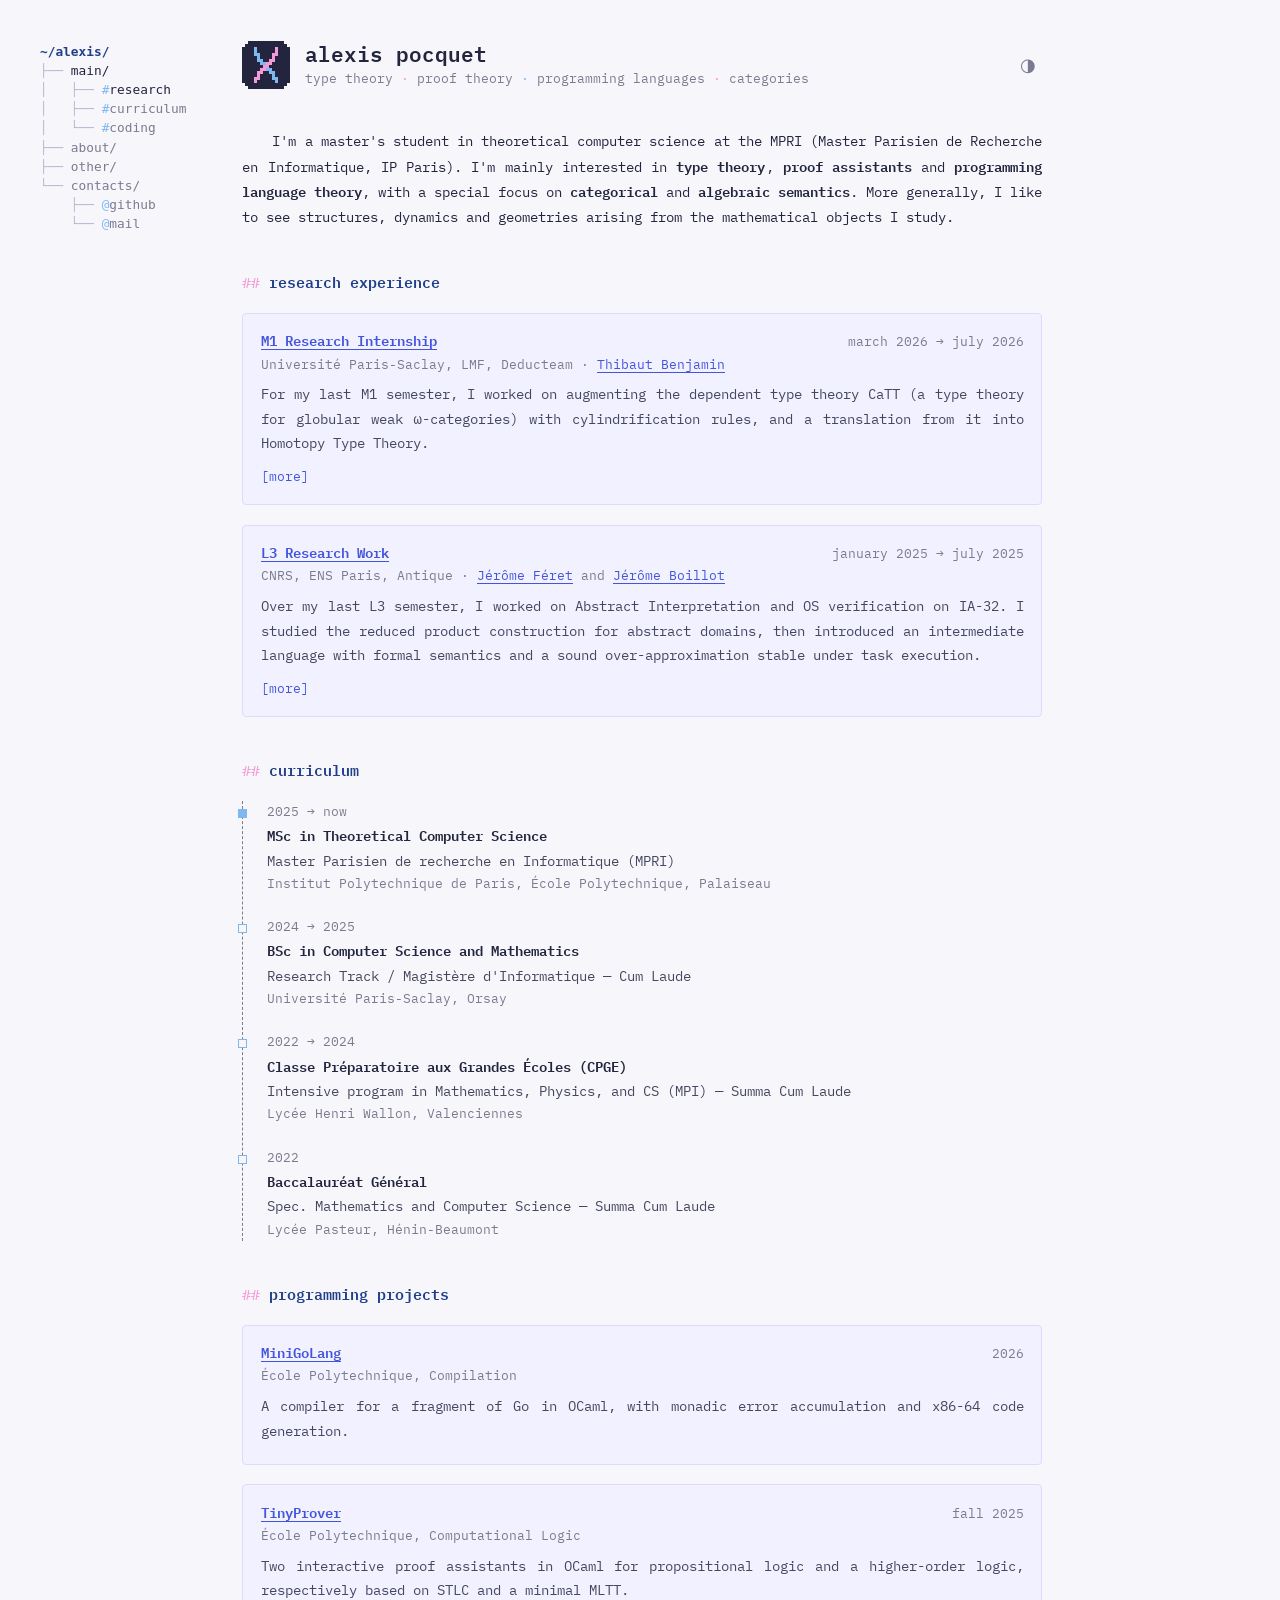
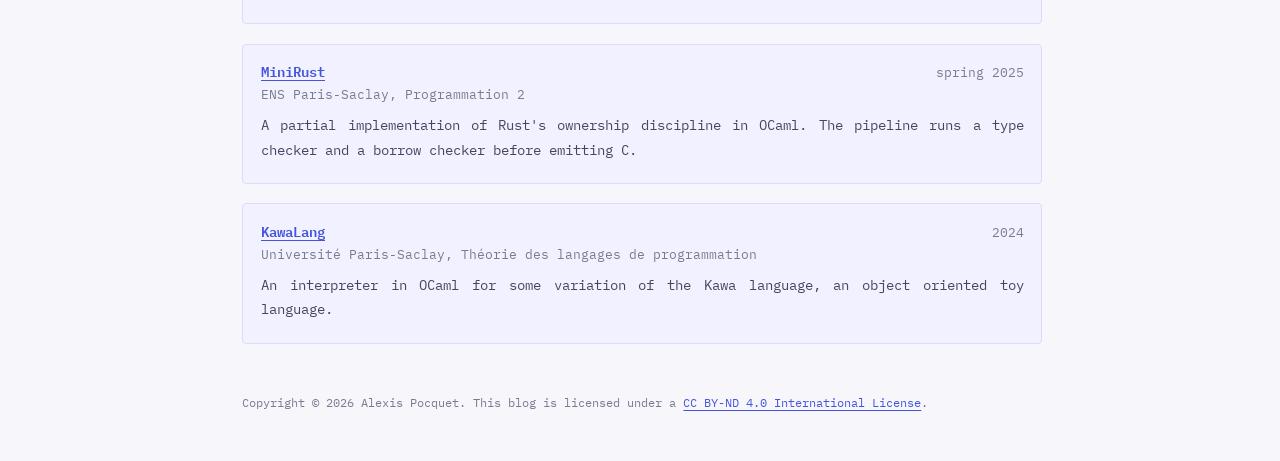
<file: index.html>
<!DOCTYPE html>
<html lang="en">
<head>
  <meta charset="utf-8">
  <meta name="viewport" content="width=device-width, initial-scale=1">
  <title>Alexis Pocquet</title>
  <meta name="description" content="Alexis Pocquet — type theory, proof assistants, programming language theory, category theory.">
  <link rel="icon" href="img/logo.png">
  <link rel="stylesheet" href="https://fonts.googleapis.com/css2?family=IBM+Plex+Mono:ital,wght@0,400;0,600;1,400&display=swap">
  <link rel="stylesheet" href="style.css">
  <script src="site.js"></script>
</head>
<body>
<div class="layout">

  <nav class="sidebar tree" aria-label="Menu">
    <p>~/alexis/</p>
    <a href="index.html" aria-current="page"><span>├── </span>main/</a>
    <a href="#research"><span>│   ├── </span><i>#</i>research</a>
    <a href="#curriculum"><span>│   ├── </span><i>#</i>curriculum</a>
    <a href="#coding"><span>│   └── </span><i>#</i>coding</a>
    <a href="about.html"><span>├── </span>about/</a>
    <a href="other.html"><span>├── </span>other/</a>
    <a href="contact.html"><span>└── </span>contacts/</a>
    <a href="https://github.com/DaimyoHub"><span>    ├── </span><i>@</i>github</a>
    <a href="mailto:alexis.pocquet@polytechnique.edu" title="alexis.pocquet@polytechnique.edu"><span>    └── </span><i>@</i>mail</a>
  </nav>

  <aside class="bookmarks">
    <h4>pointers</h4>
    <h5>maths &amp; tcs</h5>
    <ul>
      <li><a href="https://ncatlab.org/nlab/show/HomePage">nLab</a></li>
      <li><a href="https://golem.ph.utexas.edu/category/">n-Category Café</a></li>
    </ul>
    <h5>fun</h5>
    <ul>
      <li><a href="https://helix-editor.com/">Helix</a></li>
      <li><a href="https://excalidraw.com/">Excalidraw</a></li>
      <li><a href="https://teddavis.org/p5live/">P5LIVE</a></li>
      <li><a href="https://www.jasondavies.com/">Jason Davies</a></li>
      <li><a href="https://neal.fun/">neal.fun</a></li>
      <li><a href="https://archive.org/details/ghost-in-the-shell-1008p">Ghost in the Shell</a></li>
    </ul>
  </aside>

  <div class="page">
    <header>
      <a class="logo" href="index.html"><img src="img/logo.png" width="48" height="48" alt="logo"></a>
      <div>
        <h1>Alexis Pocquet</h1>
        <p class="keywords">type&nbsp;theory <i>·</i> proof theory <i>·</i> programming&nbsp;languages <i>·</i> categories</p>
      </div>
      <button id="theme" type="button" title="light / dark">◑</button>
    </header>

    <nav class="top-nav">
      <a href="index.html" aria-current="page">main</a>
      <a href="about.html">about</a>
      <a href="other.html">other</a>
      <a href="contact.html">contacts</a>
    </nav>

    <main>
      <section>
        <p class="p-indent">
          I'm a master's student in theoretical computer science at the MPRI
          (Master Parisien de Recherche en Informatique, IP Paris). I'm mainly interested in
          <b>type theory</b>, <b>proof assistants</b> and <b>programming language theory</b>, with a special
          focus on <b>categorical</b> and <b>algebraic</b> <b>semantics</b>.
          More generally, I like to see structures, dynamics and geometries arising from the
          mathematical objects I study.
        </p>
      </section>

      <section id="research">
        <h2>Research Experience</h2>

        <article class="entry">
          <h3><a href="posts/m1_internship.html">M1 Research Internship</a> <span class="date">march 2026 → july 2026</span></h3>
          <p class="meta">Université Paris-Saclay, LMF, Deducteam · <a href="https://thibautbenjamin.github.io/">Thibaut Benjamin</a></p>
          <p>
            For my last M1 semester, I worked on augmenting the dependent type
            theory CaTT (a type theory for globular weak
            ω-categories) with cylindrification rules, and a translation from
            it into Homotopy Type Theory.
          </p>
          <details>
            <summary></summary>
            <p>
              Type-theoretically, it allows us to exhibit a complex transport structure for Martin-Löf
              types, which is hidden by the usual study of their higher structure using the J eliminator.
              Categorically, it allows us to synthetically study a class of deep naturality constructions in weak
              ω-categories.
            </p>
          </details>
        </article>

        <article class="entry">
          <h3><a href="posts/bachelor_research_intership.pdf">L3 Research Work</a> <span class="date">january 2025 → july 2025</span></h3>
          <p class="meta">CNRS, ENS Paris, Antique · <a href="https://www.di.ens.fr/~feret/">Jérôme Féret</a> and <a href="https://www.jerome-boillot.com/">Jérôme Boillot</a></p>
          <p>
            Over my last L3 semester, I worked on
            Abstract Interpretation and OS verification on IA-32. I studied the
            reduced product construction for abstract domains, then introduced an intermediate
            language with formal semantics and a sound over-approximation stable under task execution.
          </p>
          <details>
            <summary></summary>
            <p>
              Abstract Interpretation, introduced by Radhia and Patrick Cousot in the
              late 1970s, formalizes program analysis as computations over
              over-approximations of reachable states — ensuring termination while
              retaining enough precision to infer meaningful invariants. The reduced
              product is a general construction for combining abstract domains; my
              semester work studied several instantiations, including those based on
              input/output channels and ghost quantities.
            </p>
          </details>
        </article>
      </section>

      <section id="curriculum">
        <h2>Curriculum</h2>
        <ol class="timeline">
          <li>
            <span class="date">2025 → now</span>
            <b>MSc in Theoretical Computer Science</b>
            <p>Master Parisien de recherche en Informatique (MPRI)</p>
            <small>Institut Polytechnique de Paris, École Polytechnique, Palaiseau</small>
          </li>
          <li>
            <span class="date">2024 → 2025</span>
            <b>BSc in Computer Science and Mathematics</b>
            <p>Research Track / Magistère d'Informatique — Cum Laude</p>
            <small>Université Paris-Saclay, Orsay</small>
          </li>
          <li>
            <span class="date">2022 → 2024</span>
            <b>Classe Préparatoire aux Grandes Écoles (CPGE)</b>
            <p>Intensive program in Mathematics, Physics, and CS (MPI) — Summa Cum Laude</p>
            <small>Lycée Henri Wallon, Valenciennes</small>
          </li>
          <li>
            <span class="date">2022</span>
            <b>Baccalauréat Général</b>
            <p>Spec. Mathematics and Computer Science — Summa Cum Laude</p>
            <small>Lycée Pasteur, Hénin-Beaumont</small>
          </li>
        </ol>
      </section>

      <section id="coding">
        <h2>Programming projects</h2>

        <article class="entry">
          <h3><a href="https://github.com/DaimyoHub/MiniGoLang">MiniGoLang</a> <span class="date">2026</span></h3>
          <p class="meta">École Polytechnique, Compilation</p>
          <p>
            A compiler for a fragment of Go in OCaml, with monadic error accumulation and x86-64 code
            generation.
          </p>
        </article>

        <article class="entry">
          <h3><a href="https://github.com/DaimyoHub/TinyProver">TinyProver</a> <span class="date">fall 2025</span></h3>
          <p class="meta">École Polytechnique, Computational Logic</p>
          <p>
            Two interactive proof assistants in OCaml for propositional logic and a higher-order logic, 
            respectively based on STLC and a minimal MLTT.
          </p>
        </article>

        <article class="entry">
          <h3><a href="https://github.com/DaimyoHub/MiniRust">MiniRust</a> <span class="date">spring 2025</span></h3>
          <p class="meta">ENS Paris-Saclay, Programmation 2</p>
          <p>
            A partial implementation of Rust's ownership discipline in OCaml. The pipeline runs a type checker and a
            borrow checker before emitting C.
          </p>
        </article>

        <article class="entry">
          <h3><a href="https://github.com/DaimyoHub/KawaLang">KawaLang</a> <span class="date">2024</span></h3>
          <p class="meta">Université Paris-Saclay, Théorie des langages de programmation</p>
          <p>
            An interpreter in OCaml for some variation of the Kawa language, an object oriented toy language.
          </p>
        </article>
      </section>
    </main>

    <footer>
      Copyright &copy; 2026 Alexis Pocquet. This blog is licensed under a
      <a rel="license" href="https://creativecommons.org/licenses/by-nd/4.0/">CC BY-ND 4.0 International License</a>.
    </footer>
  </div>
</div>
</body>
</html>
</file>
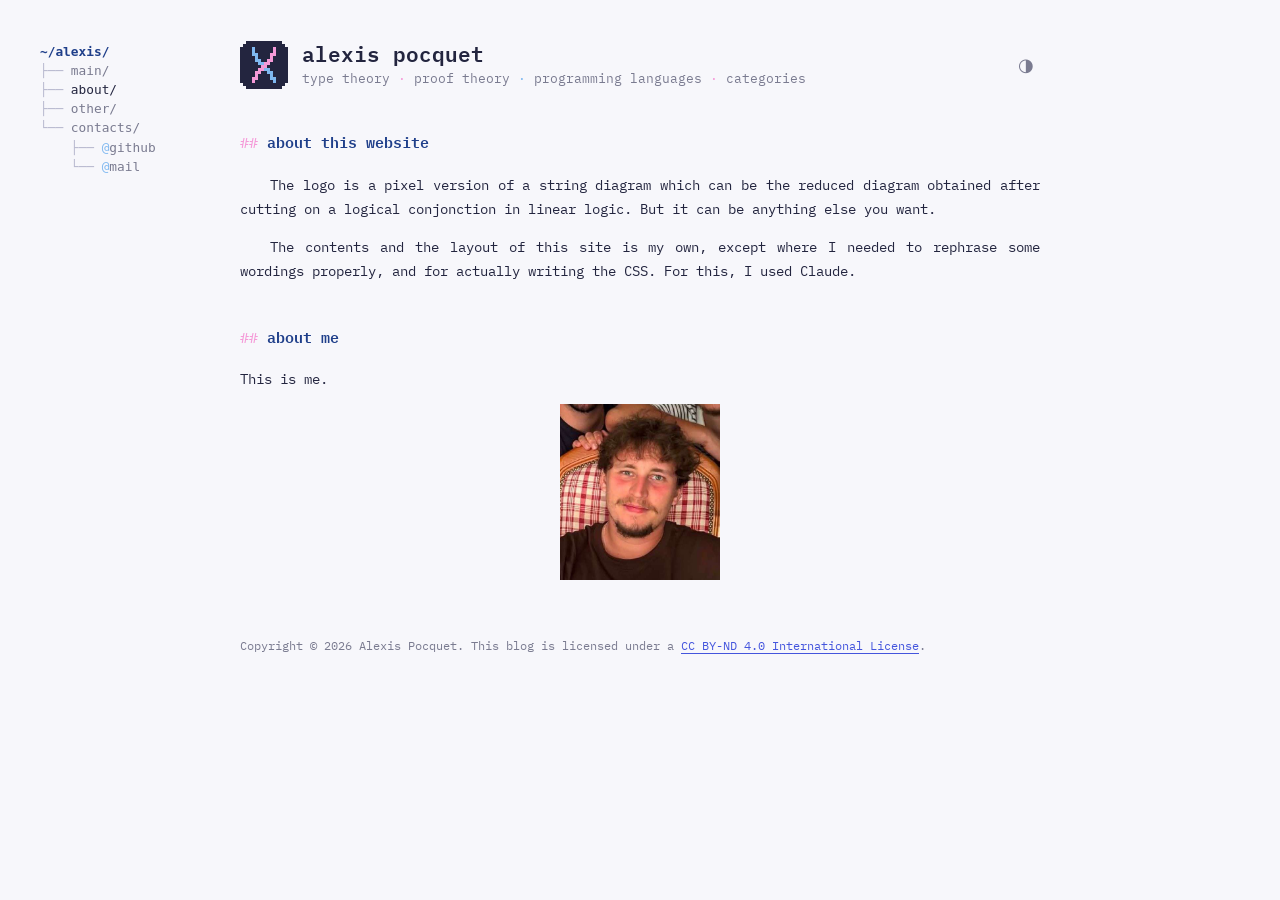
<file: about.html>
<!DOCTYPE html>
<html lang="en">
<head>
  <meta charset="utf-8">
  <meta name="viewport" content="width=device-width, initial-scale=1">
  <title>About · Alexis Pocquet</title>
  <meta name="description" content="Alexis Pocquet — type theory, proof assistants, programming language theory, category theory.">
  <link rel="icon" href="img/logo.png">
  <link rel="stylesheet" href="https://fonts.googleapis.com/css2?family=IBM+Plex+Mono:ital,wght@0,400;0,600;1,400&display=swap">
  <link rel="stylesheet" href="style.css">
  <script src="site.js"></script>
</head>
<body>
<div class="layout">

  <nav class="sidebar tree" aria-label="Menu">
    <p>~/alexis/</p>
    <a href="index.html"><span>├── </span>main/</a>
    <a href="about.html" aria-current="page"><span>├── </span>about/</a>
    <a href="other.html"><span>├── </span>other/</a>
    <a href="contact.html"><span>└── </span>contacts/</a>
    <a href="https://github.com/DaimyoHub"><span>    ├── </span><i>@</i>github</a>
    <a href="mailto:alexis.pocquet@polytechnique.edu" title="alexis.pocquet@polytechnique.edu"><span>    └── </span><i>@</i>mail</a>
  </nav>

  <aside class="bookmarks">
    <h4>pointers</h4>
    <h5>maths &amp; tcs</h5>
    <ul>
      <li><a href="https://ncatlab.org/nlab/show/HomePage">nLab</a></li>
      <li><a href="https://golem.ph.utexas.edu/category/">n-Category Café</a></li>
    </ul>
    <h5>fun</h5>
    <ul>
      <li><a href="https://helix-editor.com/">Helix</a></li>
      <li><a href="https://excalidraw.com/">Excalidraw</a></li>
      <li><a href="https://teddavis.org/p5live/">P5LIVE</a></li>
      <li><a href="https://www.jasondavies.com/">Jason Davies</a></li>
      <li><a href="https://neal.fun/">neal.fun</a></li>
      <li><a href="https://archive.org/details/ghost-in-the-shell-1008p">Ghost in the Shell</a></li>
    </ul>
  </aside>

  <div class="page">
    <header>
      <a class="logo" href="index.html"><img src="img/logo.png" width="48" height="48" alt="logo"></a>
      <div>
        <h1>Alexis Pocquet</h1>
        <p class="keywords">type&nbsp;theory <i>·</i> proof theory <i>·</i> programming&nbsp;languages <i>·</i> categories</p>
      </div>
      <button id="theme" type="button" title="light / dark">◑</button>
    </header>

    <nav class="top-nav">
      <a href="index.html">main</a>
      <a href="about.html" aria-current="page">about</a>
      <a href="other.html">other</a>
      <a href="contact.html">contacts</a>
    </nav>

    <main>
      <section>
        <h2>about this website</h2>

        <p class="p-indent">
          The logo is a pixel version of a string diagram which can be the reduced diagram
          obtained after cutting on a logical conjonction in linear logic. But it can be anything else you want.
        </p>

        <p class="p-indent">
          The contents and the layout of this site is my own, except where I needed to rephrase
          some wordings properly, and for actually writing the CSS. For this, I used Claude.
        </p>
      </section>

      <section>
        <h2>about me</h2>

        <p>
          This is me.
        </p>

        <a class="face" href="index.html"><center><img src="img/face.jpg" width="160" alt="face"></center></a>
      </section>
    </main>

    <footer>
      Copyright &copy; 2026 Alexis Pocquet. This blog is licensed under a
      <a rel="license" href="https://creativecommons.org/licenses/by-nd/4.0/">CC BY-ND 4.0 International License</a>.
    </footer>
  </div>
</div>
</body>
</html>
</file>
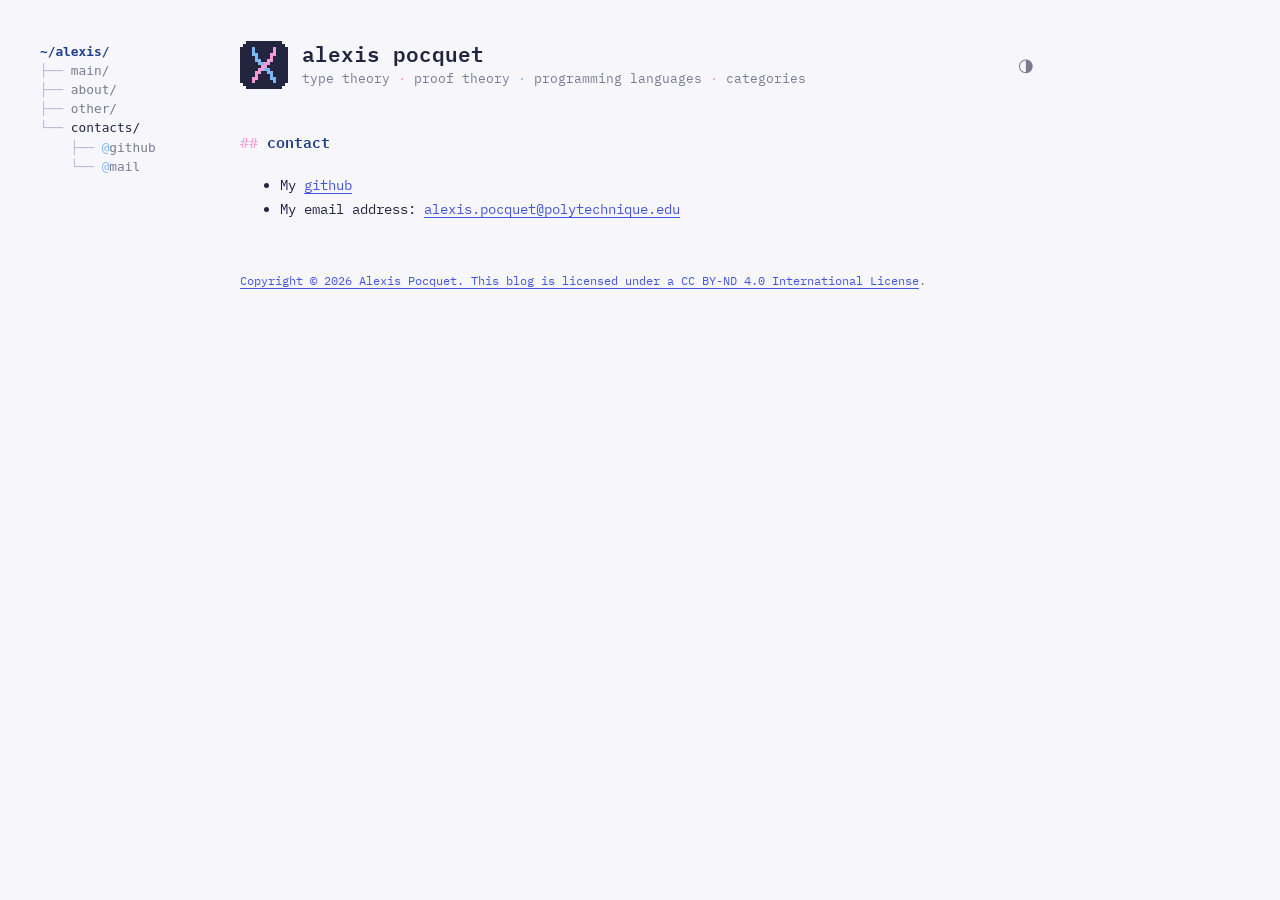
<file: contact.html>
<!DOCTYPE html>
<html lang="en">
<head>
  <meta charset="utf-8">
  <meta name="viewport" content="width=device-width, initial-scale=1">
  <title>About · Alexis Pocquet</title>
  <meta name="description" content="Alexis Pocquet — type theory, proof assistants, programming language theory, category theory.">
  <link rel="icon" href="img/logo.png">
  <link rel="stylesheet" href="https://fonts.googleapis.com/css2?family=IBM+Plex+Mono:ital,wght@0,400;0,600;1,400&display=swap">
  <link rel="stylesheet" href="style.css">
  <script src="site.js"></script>
</head>
<body>
<div class="layout">

  <nav class="sidebar tree" aria-label="Menu">
    <p>~/alexis/</p>
    <a href="index.html"><span>├── </span>main/</a>
    <a href="about.html"><span>├── </span>about/</a>
    <a href="other.html"><span>├── </span>other/</a>
    <a href="contact.html" aria-current="page"><span>└── </span>contacts/</a>
    <a href="https://github.com/DaimyoHub"><span>    ├── </span><i>@</i>github</a>
    <a href="mailto:alexis.pocquet@polytechnique.edu" title="alexis.pocquet@polytechnique.edu"><span>    └── </span><i>@</i>mail</a>
  </nav>

  <aside class="bookmarks">
    <h4>pointers</h4>
    <h5>maths &amp; tcs</h5>
    <ul>
      <li><a href="https://ncatlab.org/nlab/show/HomePage">nLab</a></li>
      <li><a href="https://golem.ph.utexas.edu/category/">n-Category Café</a></li>
    </ul>
    <h5>fun</h5>
    <ul>
      <li><a href="https://helix-editor.com/">Helix</a></li>
      <li><a href="https://excalidraw.com/">Excalidraw</a></li>
      <li><a href="https://teddavis.org/p5live/">P5LIVE</a></li>
      <li><a href="https://www.jasondavies.com/">Jason Davies</a></li>
      <li><a href="https://neal.fun/">neal.fun</a></li>
      <li><a href="https://archive.org/details/ghost-in-the-shell-1008p">Ghost in the Shell</a></li>
    </ul>
  </aside>

  <div class="page">
    <header>
      <a class="logo" href="index.html"><img src="img/logo.png" width="48" height="48" alt="logo"></a>
      <div>
        <h1>Alexis Pocquet</h1>
        <p class="keywords">type&nbsp;theory <i>·</i> proof theory <i>·</i> programming&nbsp;languages <i>·</i> categories</p>
      </div>
      <button id="theme" type="button" title="light / dark">◑</button>
    </header>

    <nav class="top-nav">
      <a href="index.html">main</a>
      <a href="about.html">about</a>
      <a href="other.html">other</a>
      <a href="contact.html" aria-current="page">contacts</a>
    </nav>

    <main>
      <section>
        <h2>contact</h2>

        <ul>
          <li>My <a href="https://github.com/DaimyoHub">github</a></li>
          <li>My email address: <a href="mailto:alexis.pocquet@polytechnique.edu" title="alexis.pocquet@polytechnique.edu">alexis.pocquet@polytechnique.edu</li>
        </ul>
      </section>
    </main>

    <footer>
      Copyright &copy; 2026 Alexis Pocquet. This blog is licensed under a
      <a rel="license" href="https://creativecommons.org/licenses/by-nd/4.0/">CC BY-ND 4.0 International License</a>.
    </footer>
  </div>
</div>
</body>
</html>
</file>
<file: style.css>
/* Alexis Pocquet — style.css */

/* Colors: light-dark(light, dark). The ◑ button forces a theme via data-theme. */
:root {
  color-scheme: light dark;
  --bg:      light-dark(#f7f7fb, #16181d);
  --ink:     light-dark(#23253f, #e8e8ef);
  --soft:    light-dark(#45475f, #c2c3cf);
  --dim:     light-dark(#7a7b90, #8b8c9c);
  --line:    light-dark(#dcdce8, #2c2e36);
  --branch:  light-dark(#b8b9cf, #474a57);
  --title:   light-dark(#1f3f8a, #bbeeff);
  --link:    light-dark(#4455dd, #99a4ff);
  --mark:    light-dark(#ffe3f6, #3a2a38);
  --surface: light-dark(#f1f1ff, #20212e);
  --box:     light-dark(#dbdbff, #34364a);
  --pink:    light-dark(#f59ad8, #f7a8e8);
  --blue:    light-dark(#7fb8f0, #9ccdf7);
}
[data-theme="light"] { color-scheme: light; }
[data-theme="dark"]  { color-scheme: dark; }

/* Base */
* { box-sizing: border-box; }
html { scroll-behavior: smooth; text-size-adjust: 100%; }

.epigraph { margin: 0 0 2rem auto; max-width: 30rem; text-align: right; font-style: italic; color: var(--soft); }
.epigraph p { margin: 0; text-align: right; }
.epigraph footer { margin: 0.3rem 0 0; font-size: 0.8rem; font-style: normal; color: var(--dim); }

body {
  margin: 0;
  background: var(--bg);
  color: var(--ink);
  font: 14px/1.75 "IBM Plex Mono", ui-monospace, Menlo, Consolas, monospace;
}

.p-indent { margin: 0 0 0.8rem; text-indent: 30px; }
p { margin: 0 0 0.8rem; }
b { font-weight: 600; }
sub, sup { line-height: 0; }  /* indices and exponents do not stretch the line */
code { font: inherit; color: var(--title); }

a {
  color: var(--link);
  text-decoration-thickness: 1px;
  text-underline-offset: 3px;
}
a:hover { background: var(--mark); }
:focus-visible { outline: 2px solid var(--link); outline-offset: 2px; }
::selection { background: var(--pink); color: #23253f; }

/* Header */
.page { max-width: 52rem; margin: 0 auto; padding: 2.5rem 1rem 3rem; }

header { display: flex; align-items: center; gap: 0.9rem; }
header > div { flex: 1; }
.logo { line-height: 0; }
.logo img { image-rendering: pixelated; }  /* keep pixel art sharp when scaled */
.logo:hover { background: none; }

h1 { margin: 0; font-size: 1.3rem; font-weight: 600; line-height: 1.25; text-transform: lowercase; }

.keywords { margin: 0.15rem 0 0; font-size: 0.8rem; color: var(--dim); text-transform: lowercase; }
.keywords i { font-style: normal; color: var(--pink); }
.keywords i:nth-of-type(even) { color: var(--blue); }

#theme { font-size: 1.1rem; color: var(--dim); background: none; border: 0; cursor: pointer; }
#theme:hover { color: var(--ink); }

/* Top navigation (small screens only) */
.top-nav {
  display: flex;
  gap: 1rem;
  margin: 1.4rem 0 2rem;
  padding: 0.4rem 0;
  border-block: 1px solid var(--line);
  font-size: 0.85rem;
}
.top-nav a { color: var(--dim); text-decoration: none; }
.top-nav a:hover, .top-nav [aria-current] { color: var(--ink); }
.top-nav [aria-current]::before { content: "> "; color: var(--pink); }

/* Sections */
section { margin-top: 2.5rem; scroll-margin-top: 1.5rem; }
section:first-child { margin-top: 0; }

h2 { margin: 0 0 1rem; font-size: 0.95rem; font-weight: 600; color: var(--title); text-transform: lowercase; }
h2::before { content: "## "; font-weight: 400; color: var(--pink); }

/* Boxes (research, projects) */
.entry {
  margin-bottom: 1.2rem;
  padding: 0.9rem 1.1rem 0.5rem;
  background: var(--surface);
  border: 1px solid var(--box);
  border-radius: 4px;
  color: var(--soft);
}
.entry h3 {
  display: flex;
  flex-wrap: wrap;
  justify-content: space-between;
  align-items: baseline;
  gap: 0 1rem;
  margin: 0;
  font-size: inherit;
  font-weight: 600;
}
.date, .meta { font-size: 0.8rem; font-weight: 400; color: var(--dim); }
.date { white-space: nowrap; }
.meta { margin-bottom: 0.4rem; }

/* [more] / [less] */
details { margin: -0.3rem 0 0.5rem; }
summary { display: inline-block; font-size: 0.8rem; color: var(--link); cursor: pointer; }
summary::-webkit-details-marker { display: none; }
summary::before { content: "[more]"; }
[open] summary::before { content: "[less]"; }
summary:hover { color: var(--ink); }
details p { margin-top: 0.4rem; padding-left: 1rem; border-left: 1px solid var(--line); }

/* Curriculum */
.timeline { list-style: none; margin: 0; padding-left: 1.5rem; border-left: 1px dashed var(--dim); }
.timeline li { position: relative; margin-bottom: 1.3rem; }
.timeline li::before {
  content: "";
  position: absolute;
  left: calc(-1.57rem - 4px);
  top: 0.5rem;
  width: 7px;
  height: 7px;
  background: var(--bg);
  border: 1px solid var(--blue);
}
.timeline li:first-child::before { background: var(--blue); }
.timeline p { margin: 0; font-size: 0.9rem; color: var(--soft); }
.timeline .date { display: block; }
.timeline b { display: block; color: var(--ink); }
.timeline small { display: block; font-size: 0.8rem; color: var(--dim); }

/* Plain lists */
.list { padding-left: 1.4rem; list-style: none; }
.list li { margin-bottom: 0.4rem; }
.list li::before { content: "-"; margin-left: -1.1rem; float: left; color: var(--dim); }

/* References, usable anywhere:
   - list under a paragraph:  <ul class="refs"><li id="key">…</li></ul>
   - citation in the text:    <a class="cite" href="#key">[key, section 1]</a> */
.refs { list-style: none; margin: -0.3rem 0 0.8rem; padding: 0; font-size: 0.8rem; color: var(--dim); }
.refs li { padding-left: 1.2rem; text-indent: -1.2rem; scroll-margin-top: 30vh; counter-increment: step-counter; }
.refs li::before { content: "[" counter(step-counter) "] "; }
.refs a { color: inherit; }
.refs a:hover { color: var(--link); }
.refs li:target { color: var(--ink); background: var(--mark); }

.cite { color: var(--dim); text-decoration: none; white-space: nowrap; }
.cite:hover { color: var(--link); }

/* Table of contents: <ol class="toc"><li><a href="#id">title</a></li></ol> */
.toc { list-style: none; margin: 0 3rem; padding: 0.6rem 0 0.6rem 1.5rem; border-block: 1px solid var(--line); counter-reset: toc; }
.toc li { counter-increment: toc; display: flex; gap: 1rem; padding: 0.15rem 0; }
.toc li::before { content: counter(toc, decimal-leading-zero); color: var(--dim); }
.toc a { color: var(--ink); text-decoration: none; }
.toc a:hover { color: var(--link); background: none; }

/* Justified text (left-aligned on phones) */
main p, .list li { text-align: justify; hyphens: auto; }
.meta { text-align: left; }

/* Footer */
footer { margin-top: 3rem; font-size: 0.75rem; color: var(--dim); }

/* Side columns (wide screens only) */
.sidebar, .bookmarks { display: none; }

.tree {
  flex-direction: column;
  line-height: 1.5;
  font-family: ui-monospace, Menlo, Consolas, "DejaVu Sans Mono", monospace; /* has ├ │ └ */
}
.tree p { margin: 0; font-weight: 700; color: var(--title); }
.tree a { color: var(--dim); text-decoration: none; white-space: pre; }
.tree a:hover, .tree [aria-current], .tree .active { color: var(--ink); background: none; }
.tree span { color: var(--branch); }
.tree i { font-style: normal; color: var(--blue); }

.bookmarks { text-align: right; line-height: 1.6; }
.bookmarks h4 { margin: 0; font-size: inherit; color: var(--title); }
.bookmarks h4::after { content: " ★"; font-weight: 400; color: var(--blue); }
.bookmarks h5 { margin: 1rem 0 0; font-size: 0.7rem; font-weight: 400; letter-spacing: 0.08em; text-transform: uppercase; color: var(--dim); }
.bookmarks ul { list-style: none; margin: 0; padding: 0; }
.bookmarks a { color: var(--soft); text-decoration: none; }
.bookmarks a:hover { color: var(--link); background: none; }

@media (min-width: 1280px) {
  .layout { display: grid; grid-template-columns: 1fr minmax(0, 52rem) 1fr; column-gap: 2.5rem; }
  .layout > * { grid-row: 1; align-self: start; }
  .page { grid-column: 2; margin: 0; }
  .sidebar { display: flex; grid-column: 1; margin-left: 2.5rem; }
  .top-nav { display: none; }
  header { margin-bottom: 2.4rem; }
}

@media (min-width: 1400px) {
  .bookmarks { display: block; grid-column: 3; justify-self: end; margin-right: 2.5rem; }
}

.sidebar, .bookmarks { position: sticky; top: 0; padding: 2.6rem 0 2rem; font-size: 0.8rem; }

@media (max-width: 520px) {
  body { font-size: 13.5px; }
  .page { padding-top: 1.5rem; }
  .entry { padding: 0.8rem 0.85rem 0.4rem; }
  main p, .list li { text-align: left; }
}

@media print {
  #theme, .top-nav, .sidebar, .bookmarks { display: none; }
}
</file>
